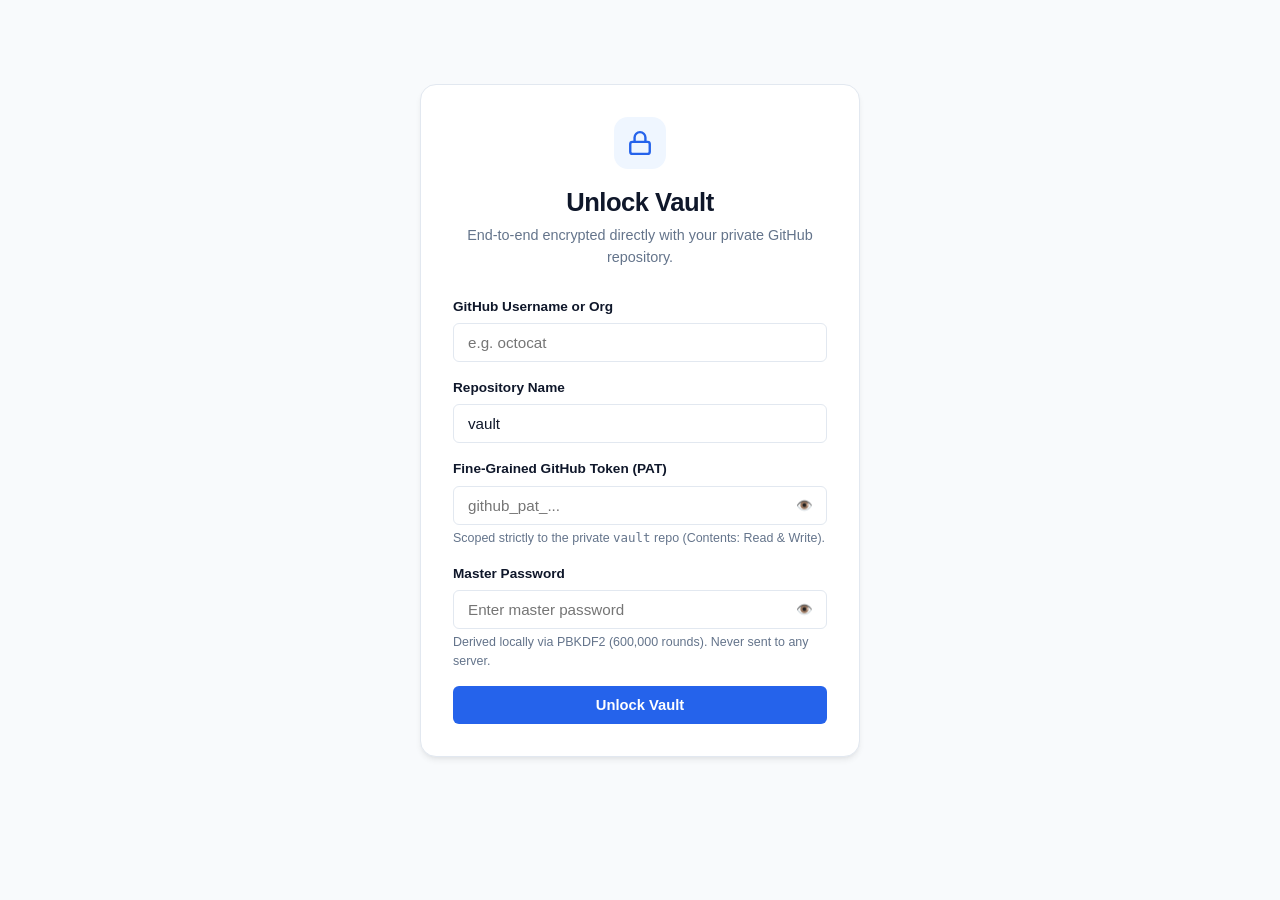
<file: index.html>
<!DOCTYPE html>
<html lang="en">
<head>
  <meta charset="UTF-8">
  <meta name="viewport" content="width=device-width, initial-scale=1.0">
  <title>Vault - Personal Zero-Knowledge Password Manager</title>
  <link rel="stylesheet" href="css/style.css">
</head>
<body>

  <div class="app-container">

    <!-- ================= VIEW 1: UNLOCK / SETUP ================= -->
    <div id="view-unlock" class="view active">
      <div class="unlock-wrapper">
        <div class="card">
          <div class="brand-header">
            <div class="logo-badge">
              <svg width="26" height="26" viewBox="0 0 24 24" fill="none" stroke="currentColor" stroke-width="2.2" stroke-linecap="round" stroke-linejoin="round">
                <rect x="3" y="11" width="18" height="11" rx="2" ry="2"></rect>
                <path d="M7 11V7a5 5 0 0 1 10 0v4"></path>
              </svg>
            </div>
            <h1>Unlock Vault</h1>
            <p>End-to-end encrypted directly with your private GitHub repository.</p>
          </div>

          <div id="unlock-alert" class="alert-box alert-danger"></div>

          <form id="form-unlock">
            <div class="form-group">
              <label for="gh-owner">GitHub Username or Org</label>
              <input type="text" id="gh-owner" placeholder="e.g. octocat" required autocomplete="username">
            </div>

            <div class="form-group">
              <label for="gh-repo">Repository Name</label>
              <input type="text" id="gh-repo" value="vault" required>
            </div>

            <div class="form-group">
              <label for="gh-pat">Fine-Grained GitHub Token (PAT)</label>
              <div class="input-wrapper">
                <input type="password" id="gh-pat" placeholder="github_pat_..." required autocomplete="current-password">
                <button type="button" class="input-suffix-btn toggle-pwd" data-target="gh-pat" title="Show/Hide">
                  👁️
                </button>
              </div>
              <p class="help-text">Scoped strictly to the private <code>vault</code> repo (Contents: Read & Write).</p>
            </div>

            <div class="form-group">
              <label for="master-pwd">Master Password</label>
              <div class="input-wrapper">
                <input type="password" id="master-pwd" placeholder="Enter master password" required autocomplete="current-password">
                <button type="button" class="input-suffix-btn toggle-pwd" data-target="master-pwd" title="Show/Hide">
                  👁️
                </button>
              </div>
              <p class="help-text">Derived locally via PBKDF2 (600,000 rounds). Never sent to any server.</p>
            </div>

            <button type="submit" id="btn-unlock-submit" class="btn btn-primary btn-block">
              Unlock Vault
            </button>
          </form>
        </div>
      </div>
    </div>

    <!-- ================= VIEW 2: VAULT DASHBOARD ================= -->
    <div id="view-dashboard" class="view">
      <!-- Header -->
      <header class="app-header">
        <div class="header-brand">
          <div class="logo-badge" style="width: 36px; height: 36px; margin: 0;">
            <svg width="20" height="20" viewBox="0 0 24 24" fill="none" stroke="currentColor" stroke-width="2.2">
              <rect x="3" y="11" width="18" height="11" rx="2" ry="2"></rect>
              <path d="M7 11V7a5 5 0 0 1 10 0v4"></path>
            </svg>
          </div>
          <h2>Vault</h2>
          <span id="sync-status" class="sync-badge">
            <span class="sync-dot"></span>
            <span id="sync-text">Synced</span>
          </span>
        </div>

        <div style="display: flex; gap: 10px;">
          <button id="btn-open-add" class="btn btn-primary btn-sm">
            + New Entry
          </button>
          <button id="btn-lock" class="btn btn-secondary btn-sm" title="Lock vault & clear memory">
            🔒 Lock
          </button>
        </div>
      </header>

      <!-- Search & Filters Toolbar -->
      <div class="toolbar">
        <div class="search-box">
          <span class="search-icon">🔍</span>
          <input type="text" id="search-input" placeholder="Search by application, username, or email... (Press / to focus)">
        </div>
      </div>

      <!-- Entries Container -->
      <div id="entries-container">
        <!-- Rendered dynamically by app.js -->
      </div>
    </div>

  </div>

  <!-- ================= ADD / EDIT ENTRY MODAL ================= -->
  <div id="modal-entry" class="modal-overlay">
    <div class="modal-card">
      <div class="modal-header">
        <h3 id="modal-title">New Vault Entry</h3>
        <button type="button" class="icon-btn" id="modal-close" style="border:none; font-size:1.2rem;">&times;</button>
      </div>

      <form id="form-entry">
        <input type="hidden" id="entry-id">

        <div class="form-group">
          <label for="entry-app">Application / Service *</label>
          <input type="text" id="entry-app" placeholder="e.g. GitHub, Google, Amazon" required>
        </div>

        <div class="form-group">
          <label for="entry-user">Username</label>
          <input type="text" id="entry-user" placeholder="e.g. dev_user">
        </div>

        <div class="form-group">
          <label for="entry-email">Email</label>
          <input type="text" id="entry-email" placeholder="e.g. user@example.com">
        </div>

        <div class="form-group">
          <div style="display: flex; justify-content: space-between; align-items: center; margin-bottom: 6px;">
            <label for="entry-pwd" style="margin-bottom: 0;">Password *</label>
            <button type="button" id="btn-generate-pwd" class="btn btn-secondary btn-sm" style="padding: 2px 8px; font-size: 0.78rem;">
              ⚡ Generate Strong
            </button>
          </div>
          <div class="input-wrapper">
            <input type="password" id="entry-pwd" placeholder="Enter password" required>
            <button type="button" class="input-suffix-btn toggle-pwd" data-target="entry-pwd" title="Show/Hide">
              👁️
            </button>
          </div>
        </div>

        <div class="form-group">
          <label for="entry-url">Website URL (optional)</label>
          <input type="url" id="entry-url" placeholder="https://...">
        </div>

        <div class="form-group">
          <label for="entry-notes">Notes (optional)</label>
          <textarea id="entry-notes" rows="2" placeholder="Recovery codes, PIN, or extra notes..."></textarea>
        </div>

        <div class="modal-actions">
          <button type="button" id="btn-cancel-entry" class="btn btn-secondary">Cancel</button>
          <button type="submit" id="btn-save-entry" class="btn btn-primary">Save to Vault</button>
        </div>
      </form>
    </div>
  </div>

  <!-- Toast Notification -->
  <div id="toast" class="toast">
    <span id="toast-message">Copied to clipboard</span>
  </div>

  <script type="module" src="js/app.js"></script>
</body>
</html>
</file>
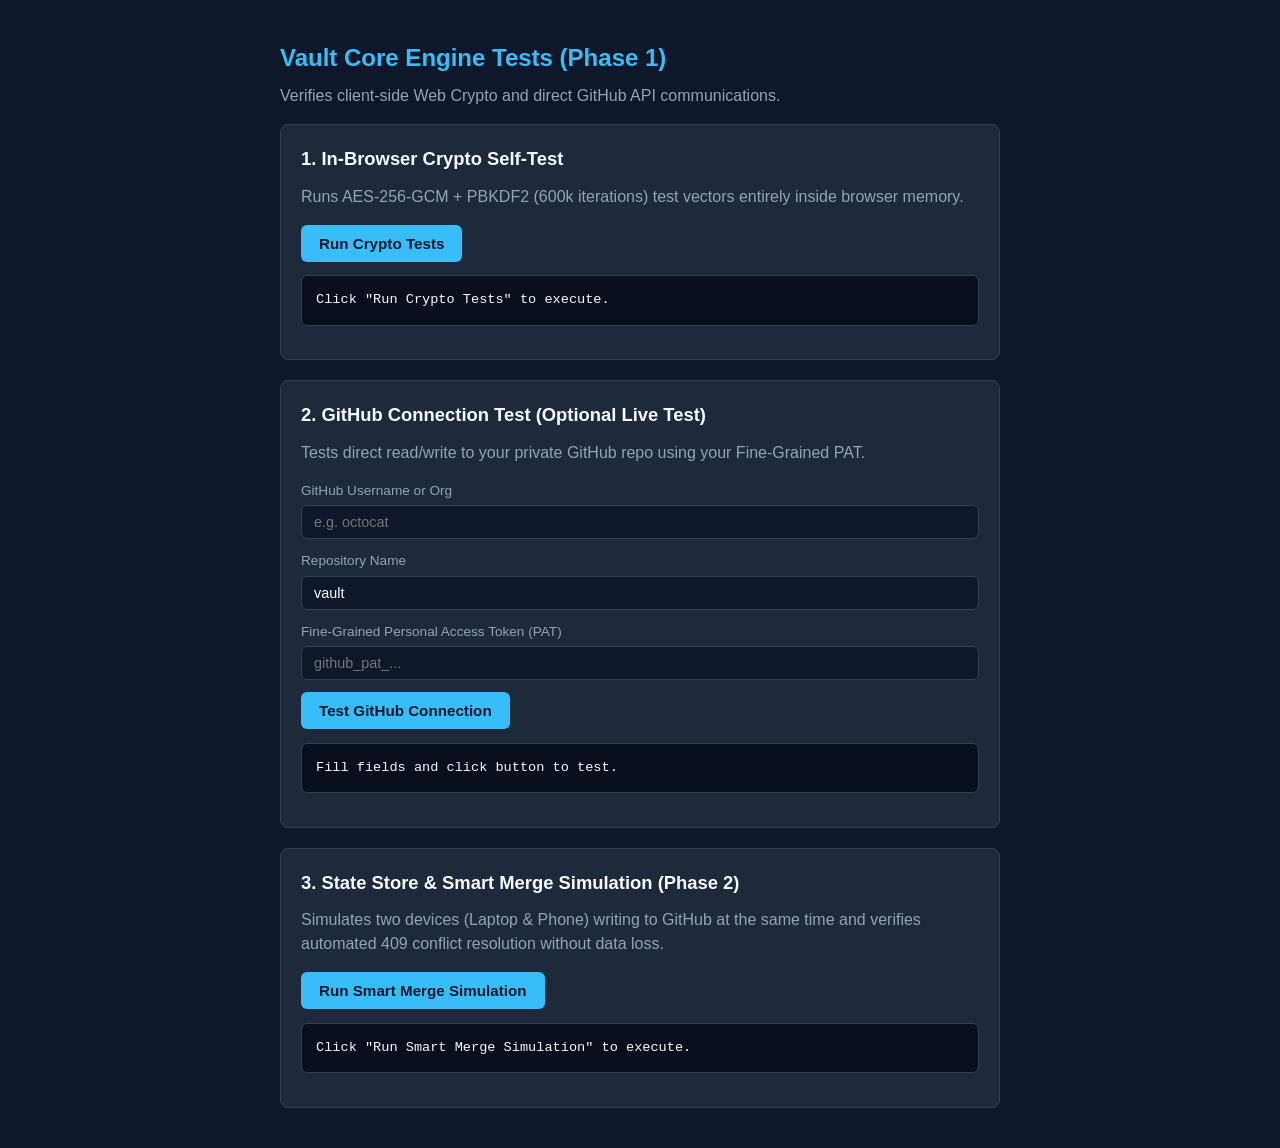
<file: test.html>
<!DOCTYPE html>
<html lang="en">
<head>
  <meta charset="UTF-8">
  <meta name="viewport" content="width=device-width, initial-scale=1.0">
  <title>Vault - Phase 1 Verification Test</title>
  <style>
    :root {
      --bg: #0f172a;
      --card: #1e293b;
      --border: #334155;
      --text: #f8fafc;
      --text-dim: #94a3b8;
      --primary: #38bdf8;
      --success: #4ade80;
      --error: #f87171;
    }
    body {
      font-family: -apple-system, BlinkMacSystemFont, "Segoe UI", Roboto, sans-serif;
      background: var(--bg);
      color: var(--text);
      max-width: 720px;
      margin: 40px auto;
      padding: 0 20px;
      line-height: 1.5;
    }
    h1 {
      font-size: 1.5rem;
      margin-bottom: 0.5rem;
      color: var(--primary);
    }
    p {
      color: var(--text-dim);
      margin-top: 0;
    }
    .card {
      background: var(--card);
      border: 1px solid var(--border);
      border-radius: 8px;
      padding: 20px;
      margin-bottom: 20px;
    }
    .card h2 {
      font-size: 1.15rem;
      margin-top: 0;
      margin-bottom: 12px;
    }
    button {
      background: var(--primary);
      color: #0f172a;
      font-weight: 600;
      border: none;
      padding: 10px 18px;
      border-radius: 6px;
      cursor: pointer;
      font-size: 0.95rem;
      transition: opacity 0.2s;
    }
    button:hover {
      opacity: 0.9;
    }
    .field {
      margin-bottom: 12px;
    }
    label {
      display: block;
      font-size: 0.85rem;
      color: var(--text-dim);
      margin-bottom: 4px;
    }
    input {
      width: 100%;
      box-sizing: border-box;
      background: #0f172a;
      border: 1px solid var(--border);
      color: #fff;
      padding: 8px 12px;
      border-radius: 6px;
      font-size: 0.9rem;
    }
    input:focus {
      outline: 1px solid var(--primary);
      border-color: var(--primary);
    }
    pre {
      background: #0a0f1d;
      border: 1px solid var(--border);
      padding: 14px;
      border-radius: 6px;
      overflow-x: auto;
      font-size: 0.85rem;
      max-height: 250px;
    }
    .status-pass { color: var(--success); font-weight: bold; }
    .status-fail { color: var(--error); font-weight: bold; }
    .log-entry { margin-bottom: 4px; }
  </style>
</head>
<body>

  <h1>Vault Core Engine Tests (Phase 1)</h1>
  <p>Verifies client-side Web Crypto and direct GitHub API communications.</p>

  <!-- Section 1: Crypto Self-Test -->
  <div class="card">
    <h2>1. In-Browser Crypto Self-Test</h2>
    <p>Runs AES-256-GCM + PBKDF2 (600k iterations) test vectors entirely inside browser memory.</p>
    <button id="run-crypto-test">Run Crypto Tests</button>
    <pre id="crypto-log">Click "Run Crypto Tests" to execute.</pre>
  </div>

  <!-- Section 2: GitHub API Test -->
  <div class="card">
    <h2>2. GitHub Connection Test (Optional Live Test)</h2>
    <p>Tests direct read/write to your private GitHub repo using your Fine-Grained PAT.</p>
    <div class="field">
      <label for="gh-owner">GitHub Username or Org</label>
      <input type="text" id="gh-owner" placeholder="e.g. octocat">
    </div>
    <div class="field">
      <label for="gh-repo">Repository Name</label>
      <input type="text" id="gh-repo" value="vault">
    </div>
    <div class="field">
      <label for="gh-pat">Fine-Grained Personal Access Token (PAT)</label>
      <input type="password" id="gh-pat" placeholder="github_pat_...">
    </div>
    <button id="run-gh-test">Test GitHub Connection</button>
    <pre id="gh-log">Fill fields and click button to test.</pre>
  </div>

  <!-- Section 3: Phase 2 State & Smart Merge Simulation -->
  <div class="card">
    <h2>3. State Store & Smart Merge Simulation (Phase 2)</h2>
    <p>Simulates two devices (Laptop & Phone) writing to GitHub at the same time and verifies automated 409 conflict resolution without data loss.</p>
    <button id="run-merge-test">Run Smart Merge Simulation</button>
    <pre id="merge-log">Click "Run Smart Merge Simulation" to execute.</pre>
  </div>

  <script type="module">
    import { encryptVault, decryptVault } from './js/crypto.js';
    import { fetchVaultFile, saveVaultFile } from './js/github.js';
    import { mergeEntries, VaultStore } from './js/store.js';

    const cryptoLog = document.getElementById('crypto-log');
    const ghLog = document.getElementById('gh-log');
    const mergeLog = document.getElementById('merge-log');

    function log(element, text, status = null) {
      const line = document.createElement('div');
      line.className = 'log-entry';
      if (status === 'pass') line.innerHTML = `<span class="status-pass">[PASS]</span> ${text}`;
      else if (status === 'fail') line.innerHTML = `<span class="status-fail">[FAIL]</span> ${text}`;
      else line.textContent = text;
      element.appendChild(line);
    }

    document.getElementById('run-crypto-test').addEventListener('click', async () => {
      cryptoLog.textContent = '';
      log(cryptoLog, 'Starting Web Crypto tests...');

      const testPassword = 'CorrectMasterPassword123!';
      const sampleVault = [
        { id: '1', app: 'GitHub', username: 'dev', password: 'mypassword', updatedAt: Date.now() },
        { id: '2', app: 'Email', username: 'me@example.com', password: 'emailpassword', updatedAt: Date.now() }
      ];

      try {
        const t0 = performance.now();
        log(cryptoLog, 'Encrypting sample vault (PBKDF2 600,000 iterations)...');
        const pkg = await encryptVault(sampleVault, testPassword);
        const t1 = performance.now();
        log(cryptoLog, `Encryption successful in ${(t1 - t0).toFixed(0)}ms`, 'pass');
        log(cryptoLog, `Payload structure verified: salt(${pkg.salt.length} chars), iv(${pkg.iv.length} chars), ciphertext(${pkg.ciphertext.length} chars)`);

        log(cryptoLog, 'Attempting decryption with CORRECT password...');
        const decrypted = await decryptVault(pkg, testPassword);
        if (JSON.stringify(decrypted) === JSON.stringify(sampleVault)) {
          log(cryptoLog, 'Decrypted data matches original payload exactly!', 'pass');
        } else {
          log(cryptoLog, 'Decrypted data does not match!', 'fail');
        }

        log(cryptoLog, 'Attempting decryption with WRONG password...');
        try {
          await decryptVault(pkg, 'WrongPassword456!');
          log(cryptoLog, 'Wrong password did NOT throw error!', 'fail');
        } catch (err) {
          log(cryptoLog, `Wrong password properly rejected (${err.message || 'Auth failure'})`, 'pass');
        }

        log(cryptoLog, 'All crypto tests passed successfully!', 'pass');
      } catch (err) {
        log(cryptoLog, `Crypto error: ${err.message}`, 'fail');
      }
    });

    document.getElementById('run-gh-test').addEventListener('click', async () => {
      ghLog.textContent = '';
      const owner = document.getElementById('gh-owner').value.trim();
      const repo = document.getElementById('gh-repo').value.trim();
      const pat = document.getElementById('gh-pat').value.trim();

      if (!owner || !repo || !pat) {
        log(ghLog, 'Please provide GitHub username, repo name, and PAT.', 'fail');
        return;
      }

      try {
        log(ghLog, `Checking connection to repository ${owner}/${repo}...`);
        const initialCheck = await fetchVaultFile(owner, repo, pat);
        
        if (initialCheck.exists) {
          log(ghLog, `Found existing vault file (sha: ${initialCheck.sha})`, 'pass');
        } else {
          log(ghLog, `No existing vault file found (file will be created on first write)`, 'pass');
        }

        log(ghLog, 'GitHub credentials and repository access verified!', 'pass');
      } catch (err) {
        log(ghLog, `GitHub error: ${err.message}`, 'fail');
      }
    });

    document.getElementById('run-merge-test').addEventListener('click', async () => {
      mergeLog.textContent = '';
      log(mergeLog, 'Starting Phase 2 State Store & Smart Merge Simulation...');

      try {
        // Step 1: Simulate existing remote vault on GitHub (Version 1, SHA: sha-100)
        log(mergeLog, '1. Setting up initial shared vault with 1 entry (GitHub account)...');
        const initialEntry = {
          id: 'acc-1',
          app: 'GitHub',
          username: 'dev',
          password: 'secretPassword1',
          updatedAt: Date.now() - 5000,
          deleted: false
        };

        // Step 2: Laptop and Phone both unlock Version 1
        log(mergeLog, '2. Laptop and Phone both load Version 1 from remote...');
        let laptopEntries = [{ ...initialEntry }];
        let phoneEntries = [{ ...initialEntry }];

        // Step 3: Phone adds a Netflix entry and saves first (remote becomes SHA: sha-200)
        log(mergeLog, '3. Phone adds Netflix entry and commits to remote (bump to Version 2)...');
        const phoneNewEntry = {
          id: 'acc-2',
          app: 'Netflix',
          username: 'phone_user',
          password: 'netflixPassword',
          updatedAt: Date.now() - 2000,
          deleted: false
        };
        phoneEntries.push(phoneNewEntry);
        const remoteVersion2 = phoneEntries; // This is now live on GitHub

        // Step 4: Laptop (still holding Version 1 SHA) adds Spotify and modifies GitHub password
        log(mergeLog, '4. Laptop (without refreshing) modifies GitHub password and adds Spotify...');
        laptopEntries[0].password = 'updatedMasterSecretByLaptop';
        laptopEntries[0].updatedAt = Date.now();
        const laptopNewEntry = {
          id: 'acc-3',
          app: 'Spotify',
          username: 'laptop_user',
          password: 'spotifyPassword',
          updatedAt: Date.now(),
          deleted: false
        };
        laptopEntries.push(laptopNewEntry);

        // Step 5: Laptop tries to save, encounters conflict with Version 2, runs mergeEntries
        log(mergeLog, '5. Laptop triggers Smart Merge against remote Version 2...');
        const mergedResult = mergeEntries(laptopEntries, remoteVersion2);

        // Step 6: Verify all updates survived
        log(mergeLog, `   Result has ${mergedResult.length} entries.`);
        const hasNetflix = mergedResult.some(e => e.app === 'Netflix');
        const hasSpotify = mergedResult.some(e => e.app === 'Spotify');
        const githubAccount = mergedResult.find(e => e.app === 'GitHub');

        if (hasNetflix && hasSpotify) {
          log(mergeLog, 'Both Phone additions (Netflix) and Laptop additions (Spotify) preserved!', 'pass');
        } else {
          log(mergeLog, 'Data loss detected in new additions!', 'fail');
        }

        if (githubAccount && githubAccount.password === 'updatedMasterSecretByLaptop') {
          log(mergeLog, 'Latest password edit by Laptop preserved via timestamp check!', 'pass');
        } else {
          log(mergeLog, 'Conflicting edit did not resolve properly!', 'fail');
        }

        log(mergeLog, 'State Store and Smart Merge logic verified successfully!', 'pass');
      } catch (err) {
        log(mergeLog, `Simulation error: ${err.message}`, 'fail');
      }
    });
  </script>
</body>
</html>
</file>
<file: css/style.css>
/* =========================================================
   Vault Design System - Minimalist Clean Light UI/UX
   ========================================================= */

:root {
  --bg-app: #f8fafc;
  --bg-card: #ffffff;
  --bg-card-subtle: #f1f5f9;
  --border-color: #e2e8f0;
  --border-focus: #3b82f6;

  --text-main: #0f172a;
  --text-muted: #64748b;
  --text-light: #94a3b8;

  --primary: #2563eb;
  --primary-hover: #1d4ed8;
  --primary-soft: #eff6ff;

  --success: #10b981;
  --success-soft: #ecfdf5;
  --danger: #ef4444;
  --danger-soft: #fef2f2;
  --warning: #f59e0b;

  --shadow-sm: 0 1px 2px 0 rgba(0, 0, 0, 0.05);
  --shadow-md: 0 4px 6px -1px rgba(0, 0, 0, 0.07), 0 2px 4px -2px rgba(0, 0, 0, 0.05);
  --shadow-lg: 0 10px 15px -3px rgba(0, 0, 0, 0.08), 0 4px 6px -4px rgba(0, 0, 0, 0.04);

  --radius-sm: 6px;
  --radius-md: 10px;
  --radius-lg: 16px;
}

* {
  box-sizing: border-box;
  margin: 0;
  padding: 0;
}

body {
  font-family: -apple-system, BlinkMacSystemFont, "Segoe UI", Roboto, "Helvetica Neue", sans-serif;
  background-color: var(--bg-app);
  color: var(--text-main);
  line-height: 1.5;
  -webkit-font-smoothing: antialiased;
}

/* ---------------- Layout & Containers ---------------- */
.app-container {
  max-width: 960px;
  margin: 0 auto;
  padding: 24px 20px;
  min-height: 100vh;
  display: flex;
  flex-direction: column;
}

.view {
  display: none;
  animation: fadeIn 0.2s ease-in-out;
}

.view.active {
  display: block;
}

@keyframes fadeIn {
  from { opacity: 0; transform: translateY(4px); }
  to { opacity: 1; transform: translateY(0); }
}

/* ---------------- Unlock View ---------------- */
.unlock-wrapper {
  max-width: 440px;
  margin: 60px auto 0;
}

.card {
  background: var(--bg-card);
  border: 1px solid var(--border-color);
  border-radius: var(--radius-lg);
  padding: 32px;
  box-shadow: var(--shadow-md);
}

.brand-header {
  text-align: center;
  margin-bottom: 28px;
}

.logo-badge {
  display: inline-flex;
  align-items: center;
  justify-content: center;
  width: 52px;
  height: 52px;
  border-radius: 14px;
  background: var(--primary-soft);
  color: var(--primary);
  margin-bottom: 14px;
}

.brand-header h1 {
  font-size: 1.6rem;
  font-weight: 700;
  letter-spacing: -0.02em;
}

.brand-header p {
  color: var(--text-muted);
  font-size: 0.9rem;
  margin-top: 4px;
}

/* ---------------- Form Controls ---------------- */
.form-group {
  margin-bottom: 16px;
}

label {
  display: block;
  font-size: 0.85rem;
  font-weight: 600;
  color: var(--text-main);
  margin-bottom: 6px;
}

.input-wrapper {
  position: relative;
  display: flex;
  align-items: center;
}

input[type="text"],
input[type="password"],
input[type="url"],
textarea {
  width: 100%;
  padding: 10px 14px;
  font-size: 0.95rem;
  border: 1px solid var(--border-color);
  border-radius: var(--radius-sm);
  background: #ffffff;
  color: var(--text-main);
  transition: all 0.15s ease;
  outline: none;
}

input:focus,
textarea:focus {
  border-color: var(--border-focus);
  box-shadow: 0 0 0 3px rgba(59, 130, 246, 0.12);
}

.input-suffix-btn {
  position: absolute;
  right: 10px;
  background: transparent;
  border: none;
  cursor: pointer;
  color: var(--text-muted);
  padding: 4px;
  border-radius: 4px;
}

.input-suffix-btn:hover {
  color: var(--text-main);
}

.help-text {
  font-size: 0.78rem;
  color: var(--text-muted);
  margin-top: 4px;
}

/* ---------------- Buttons ---------------- */
.btn {
  display: inline-flex;
  align-items: center;
  justify-content: center;
  gap: 8px;
  font-size: 0.92rem;
  font-weight: 600;
  padding: 10px 18px;
  border-radius: var(--radius-sm);
  border: 1px solid transparent;
  cursor: pointer;
  transition: all 0.15s ease;
  user-select: none;
}

.btn-primary {
  background: var(--primary);
  color: #ffffff;
}

.btn-primary:hover {
  background: var(--primary-hover);
}

.btn-secondary {
  background: #ffffff;
  color: var(--text-main);
  border-color: var(--border-color);
}

.btn-secondary:hover {
  background: var(--bg-card-subtle);
}

.btn-danger-outline {
  background: #ffffff;
  color: var(--danger);
  border-color: #fecaca;
}

.btn-danger-outline:hover {
  background: var(--danger-soft);
}

.btn-block {
  width: 100%;
}

.btn-sm {
  padding: 6px 10px;
  font-size: 0.82rem;
}

.btn:disabled {
  opacity: 0.6;
  cursor: not-allowed;
}

/* ---------------- Header & Toolbar ---------------- */
.app-header {
  display: flex;
  justify-content: space-between;
  align-items: center;
  padding-bottom: 20px;
  border-bottom: 1px solid var(--border-color);
  margin-bottom: 24px;
}

.header-brand {
  display: flex;
  align-items: center;
  gap: 10px;
}

.header-brand h2 {
  font-size: 1.25rem;
  font-weight: 700;
}

.sync-badge {
  display: inline-flex;
  align-items: center;
  gap: 6px;
  font-size: 0.78rem;
  padding: 4px 10px;
  border-radius: 999px;
  background: var(--bg-card-subtle);
  color: var(--text-muted);
  border: 1px solid var(--border-color);
}

.sync-dot {
  width: 7px;
  height: 7px;
  border-radius: 50%;
  background: var(--success);
}

.sync-dot.syncing {
  background: var(--warning);
  animation: pulse 1s infinite alternate;
}

@keyframes pulse {
  from { opacity: 0.4; }
  to { opacity: 1; }
}

.toolbar {
  display: flex;
  gap: 12px;
  margin-bottom: 24px;
  align-items: center;
}

.search-box {
  flex: 1;
  position: relative;
}

.search-box input {
  padding-left: 36px;
  border-radius: var(--radius-md);
}

.search-icon {
  position: absolute;
  left: 12px;
  top: 50%;
  transform: translateY(-50%);
  color: var(--text-light);
  pointer-events: none;
}

/* ---------------- Vault Entries List ---------------- */
.entries-grid {
  display: grid;
  grid-template-columns: repeat(auto-fill, minmax(290px, 1fr));
  gap: 16px;
}

.entry-card {
  background: var(--bg-card);
  border: 1px solid var(--border-color);
  border-radius: var(--radius-md);
  padding: 18px;
  box-shadow: var(--shadow-sm);
  display: flex;
  flex-direction: column;
  justify-content: space-between;
  transition: transform 0.15s ease, box-shadow 0.15s ease;
}

.entry-card:hover {
  transform: translateY(-2px);
  box-shadow: var(--shadow-md);
}

.entry-top {
  display: flex;
  align-items: flex-start;
  gap: 12px;
  margin-bottom: 12px;
}

.entry-avatar {
  width: 40px;
  height: 40px;
  border-radius: 10px;
  background: var(--primary-soft);
  color: var(--primary);
  display: flex;
  align-items: center;
  justify-content: center;
  font-weight: 700;
  font-size: 1.1rem;
  flex-shrink: 0;
}

.entry-title-wrap {
  flex: 1;
  overflow: hidden;
}

.entry-app {
  font-weight: 700;
  font-size: 1rem;
  color: var(--text-main);
  white-space: nowrap;
  overflow: hidden;
  text-overflow: ellipsis;
}

.entry-user {
  font-size: 0.85rem;
  color: var(--text-muted);
  white-space: nowrap;
  overflow: hidden;
  text-overflow: ellipsis;
}

.entry-password-row {
  background: var(--bg-card-subtle);
  border-radius: var(--radius-sm);
  padding: 8px 12px;
  display: flex;
  align-items: center;
  justify-content: space-between;
  margin-bottom: 14px;
}

.entry-password-val {
  font-family: ui-monospace, SFMono-Regular, Menlo, Monaco, Consolas, monospace;
  font-size: 0.95rem;
  letter-spacing: 0.05em;
  color: var(--text-main);
  user-select: all;
  overflow: hidden;
  text-overflow: ellipsis;
}

.entry-card-actions {
  display: flex;
  justify-content: space-between;
  align-items: center;
  padding-top: 10px;
  border-top: 1px solid var(--border-color);
}

.entry-card-actions-left {
  display: flex;
  gap: 6px;
}

.icon-btn {
  background: transparent;
  border: 1px solid var(--border-color);
  border-radius: var(--radius-sm);
  padding: 6px 8px;
  cursor: pointer;
  color: var(--text-muted);
  display: inline-flex;
  align-items: center;
  justify-content: center;
  transition: all 0.15s ease;
}

.icon-btn:hover {
  background: var(--bg-card-subtle);
  color: var(--text-main);
}

/* ---------------- Empty State ---------------- */
.empty-state {
  text-align: center;
  padding: 60px 20px;
  background: var(--bg-card);
  border: 1px dashed var(--border-color);
  border-radius: var(--radius-lg);
}

.empty-state h3 {
  font-size: 1.15rem;
  font-weight: 600;
  margin-bottom: 6px;
}

.empty-state p {
  color: var(--text-muted);
  font-size: 0.9rem;
  max-width: 380px;
  margin: 0 auto 18px;
}

/* ---------------- Modals ---------------- */
.modal-overlay {
  display: none;
  position: fixed;
  inset: 0;
  background: rgba(15, 23, 42, 0.4);
  backdrop-filter: blur(2px);
  z-index: 1000;
  align-items: center;
  justify-content: center;
  padding: 20px;
}

.modal-overlay.active {
  display: flex;
}

.modal-card {
  background: #ffffff;
  border-radius: var(--radius-lg);
  box-shadow: var(--shadow-lg);
  width: 100%;
  max-width: 480px;
  max-height: 90vh;
  overflow-y: auto;
  padding: 28px;
  position: relative;
  animation: modalScale 0.15s ease-out;
}

@keyframes modalScale {
  from { opacity: 0; transform: scale(0.96); }
  to { opacity: 1; transform: scale(1); }
}

.modal-header {
  display: flex;
  justify-content: space-between;
  align-items: center;
  margin-bottom: 20px;
}

.modal-header h3 {
  font-size: 1.2rem;
  font-weight: 700;
}

.modal-actions {
  display: flex;
  justify-content: flex-end;
  gap: 10px;
  margin-top: 24px;
}

/* ---------------- Toast Notification ---------------- */
.toast {
  position: fixed;
  bottom: 24px;
  right: 24px;
  background: var(--text-main);
  color: #ffffff;
  padding: 12px 20px;
  border-radius: var(--radius-md);
  font-size: 0.88rem;
  font-weight: 500;
  box-shadow: var(--shadow-lg);
  z-index: 2000;
  transform: translateY(100px);
  opacity: 0;
  transition: all 0.25s cubic-bezier(0.16, 1, 0.3, 1);
  display: flex;
  align-items: center;
  gap: 8px;
}

.toast.show {
  transform: translateY(0);
  opacity: 1;
}

/* ---------------- Alert Banner ---------------- */
.alert-box {
  padding: 10px 14px;
  border-radius: var(--radius-sm);
  font-size: 0.85rem;
  margin-bottom: 16px;
  display: none;
}

.alert-box.show {
  display: block;
}

.alert-danger {
  background: var(--danger-soft);
  color: var(--danger);
  border: 1px solid #fecaca;
}
</file>
